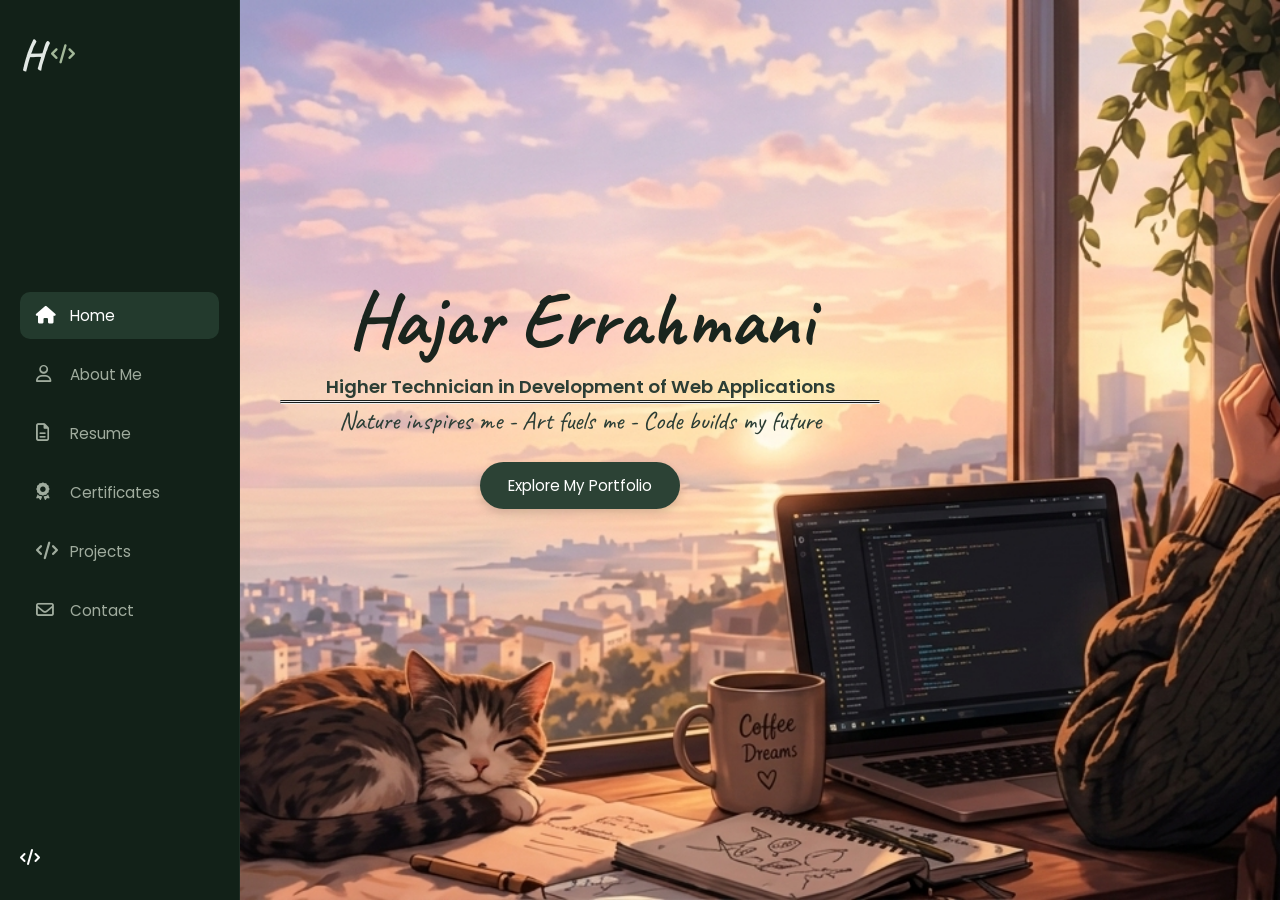
<file: contingut/index.html>
<!DOCTYPE html>
<html lang="fr">
<head>
    <meta charset="UTF-8">
    <meta name="viewport" content="width=device-width, initial-scale=1.0">
    <title>Hajar Errahmani - Portfolio</title>
    <!-- FontAwesome pour les icônes -->
    <link rel="stylesheet" href="https://cdnjs.cloudflare.com/ajax/libs/font-awesome/6.5.1/css/all.min.css">
    <!-- Google Fonts pour la typographie -->
    <link href="https://fonts.googleapis.com/css2?family=Caveat:wght@600&family=Poppins:wght@300;400;600&display=swap" rel="stylesheet">
    <link rel="stylesheet" href="../style/index.css">
</head>
<body>

    <!-- Barre de navigation latérale -->
    <aside class="sidebar">
        <div class="logo">
            <h2>H <i class="fa-solid fa-code"></i></h2>
        </div>

        <nav class="nav-links">
            <a href="index.html" class="active"><i class="fa-solid fa-house"></i> Home</a>
            <a href="about.html"><i class="fa-regular fa-user"></i> About Me</a>
            <a href="resume.html"><i class="fa-regular fa-file-lines"></i> Resume</a>
            <a href="certificates.html"><i class="fa-solid fa-award"></i> Certificates</a>
            <a href="projects.html"><i class="fa-solid fa-code"></i> Projects</a>
            <a href="contacts.html"><i class="fa-regular fa-envelope"></i> Contact</a>
        </nav>

        <div class="sidebar-footer">
            <i class="fa-solid fa-code"></i>
        </div>
    </aside>

    <!-- Contenu principal / Section Hero -->
    <main class="hero">
    <div class="hero-content">
        <h1 class="title">Hajar Errahmani</h1>
        <p class="subtitle">Higher Technician in Development of Web Applications</p>
        
                <hr class="separator">
                <hr class="separator">


        <p class="quote">Nature inspires me - Art fuels me - Code builds my future</p>

        <a href="about.html" class="btn-explore">Explore My Portfolio</a>
    </div>
</main>

</body>
</html>
</file>
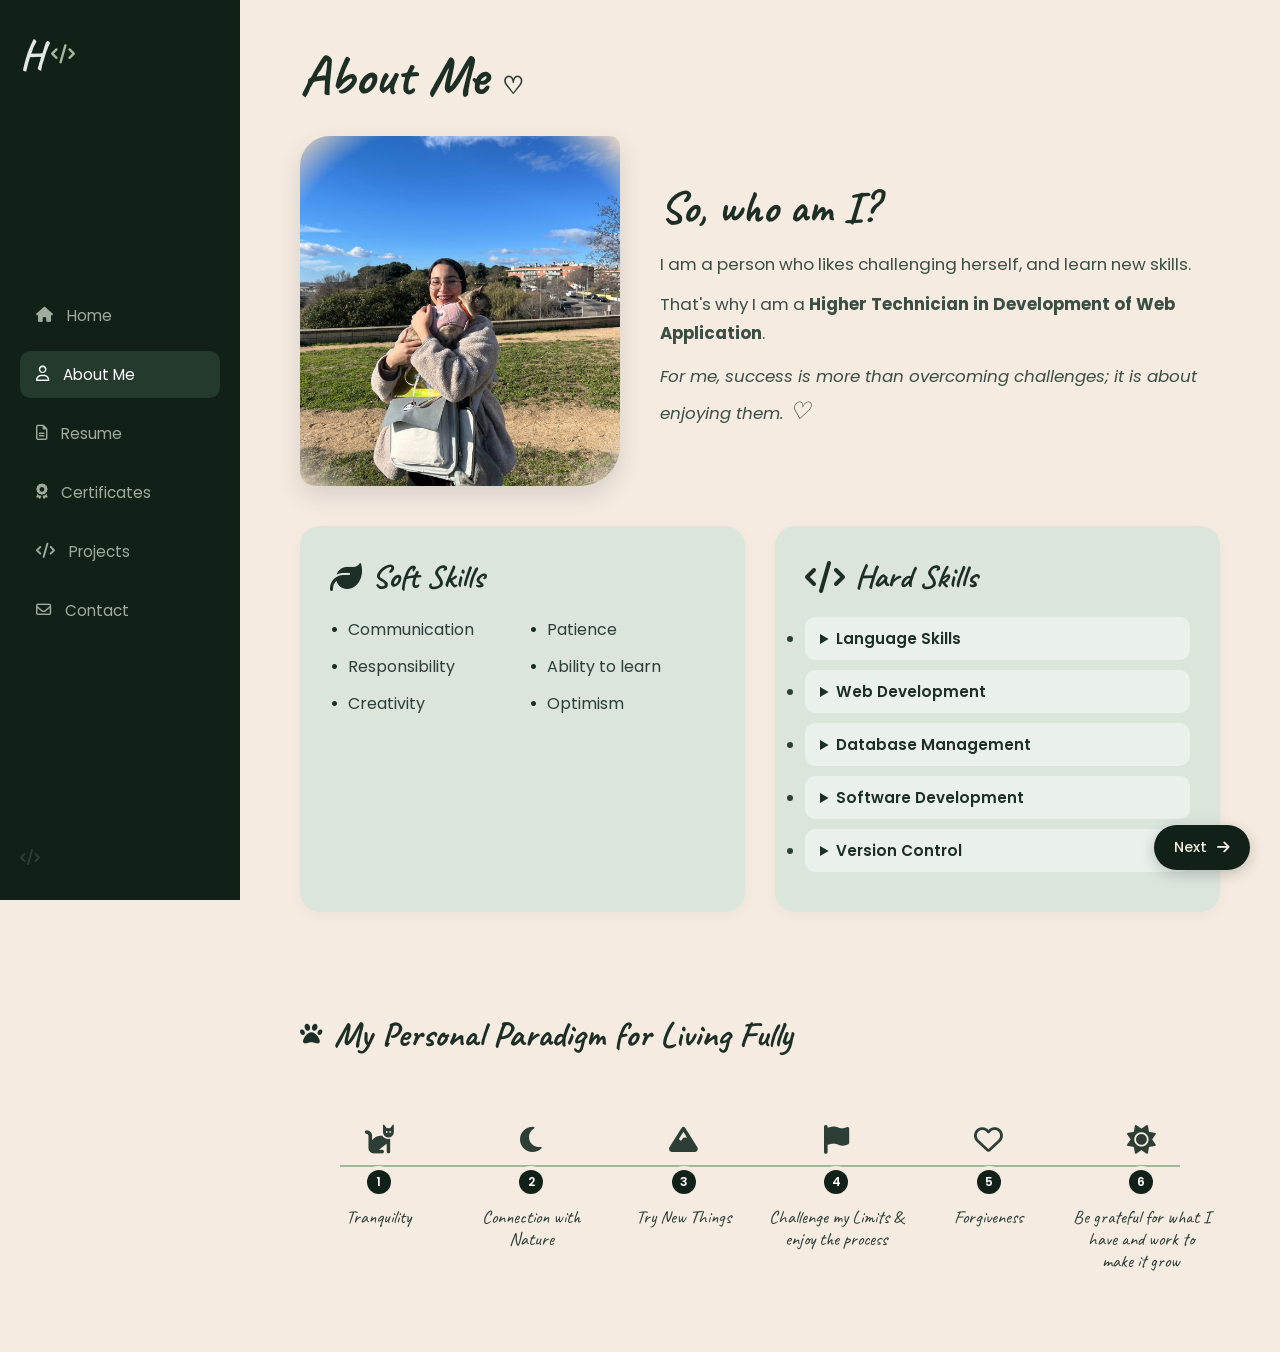
<file: contingut/about.html>
<!DOCTYPE html>
<html lang="fr">
<head>
    <meta charset="UTF-8">
    <meta name="viewport" content="width=device-width, initial-scale=1.0">
    <title>About Me - Hajar Errahmani</title>
    <!-- FontAwesome pour les icônes -->
    <link rel="stylesheet" href="https://cdnjs.cloudflare.com/ajax/libs/font-awesome/6.5.1/css/all.min.css">
    <!-- Google Fonts -->
    <link href="https://fonts.googleapis.com/css2?family=Caveat:wght@600;700&family=Poppins:wght@300;400;600&display=swap" rel="stylesheet">
    <link rel="stylesheet" href="../style/about.css">
</head>
<body>

    <!-- Navigation latérale -->
    <aside class="sidebar">
        <div class="logo">
            <h2>H <i class="fa-solid fa-code"></i></h2>
        </div>

        <nav class="nav-links">
            <a href="index.html"><i class="fa-solid fa-house"></i> Home</a>
            <a href="about.html" class="active"><i class="fa-regular fa-user"></i> About Me</a>
            <a href="resume.html"><i class="fa-regular fa-file-lines"></i> Resume</a>
            <a href="certificates.html"><i class="fa-solid fa-award"></i> Certificates</a>
            <a href="projects.html"><i class="fa-solid fa-code"></i> Projects</a>
            <a href="contacts.html"><i class="fa-regular fa-envelope"></i> Contact</a>
        </nav>

        <div class="sidebar-footer">
            <i class="fa-solid fa-code"></i>
        </div>
    </aside>

    <!-- Contenu Principal -->
    <main class="main-content">
        <header class="page-header">
            <h1>About Me <span class="heart-icon">♡</span></h1>
        </header>

        <div class="content-container">
            
            <!-- 1. BLOC HAUT : Photo à côté du Texte -->
            <section class="intro-section">
                <div class="profile-card">
                    <div class="image-wrapper">
                        <img src="../images/hajar.jpeg" alt="Hajar Errahmani" class="profile-img">
                    </div>
                </div>

                <div class="intro-card">
                    <h2>So, who am I?</h2>
                    <p>I am a person who likes challenging herself, and learn new skills.</p>
                    <p>That's why I am a <strong>Higher Technician in Development of Web Application</strong>.</p>
                    <p class="quote-text">For me, success is more than overcoming challenges; it is about enjoying them. <span class="heart-icon">♡</span></p>
                </div>
            </section>

            <!-- 2. BLOC BAS : Les 2 cartes de compétences côte à côte -->
            <section class="skills-section">
                <!-- Carte Soft Skills -->
                <div class="skills-card soft-skills">
                    <h3><i class="fa-solid fa-leaf"></i> Soft Skills</h3>
                    <ul>
                        <li>Communication</li>
                        <li>Patience</li>
                        <li>Responsibility</li>
                        <li>Ability to learn</li>
                        <li>Creativity</li>
                        <li>Optimism</li>
                    </ul>
                </div>

                <!-- Carte Hard Skills -->
                <div class="skills-card hard-skills">
                    <h3><i class="fa-solid fa-code"></i> Hard Skills</h3>
                    <ul class="skills-accordion">
                        <li>
                            <details>
                                <summary>Language Skills</summary>
                                <div class="details-content">
                                    <p>English - A2</p>
                                    <p>French - B2</p>
                                    <p>Spanish - A2</p>
                                    <p>Arabic - Native</p>
                                </div>
                            </details>
                        </li>
                        <li>
                            <details>
                                <summary>Web Development</summary>
                                <div class="details-content">
                                    <p>HTML/CSS</p>
                                    <p>JavaScript</p>
                                </div>
                            </details>
                        </li>
                        <li>
                            <details>
                                <summary>Database Management</summary>
                                <div class="details-content">
                                    <p>SQL</p>
                                    <p>NoSQL</p>
                                </div>
                            </details>
                        </li>
                        <li>
                            <details>
                                <summary>Software Development</summary>
                                <div class="details-content">
                                    <p>Java</p>
                                </div>
                            </details>
                        </li>
                        <li>
                            <details>
                                <summary>Version Control</summary>
                                <div class="details-content">
                                    <p>Git</p>
                                    <p>GitHub</p>
                                </div>
                            </details>
                        </li>
                    </ul>
                </div>
            </section>

            <!-- 3. SECTION PARADIGME -->
            <section class="paradigm-section">
                <h2 class="paradigm-title">
                    <i class="fa-solid fa-paw"></i> My Personal Paradigm for Living Fully
                </h2>
            
                <div class="paradigm-timeline">
                    <!-- Ligne ondulée / fil conducteur en arrière-plan -->
                    <div class="timeline-line"></div>

                    <div class="paradigm-steps">
            <!-- Étape 1 -->
            <div class="step-item">
                <div class="step-icon">
                    <i class="fa-solid fa-cat"></i>
                </div>
                <div class="step-number">1</div>
                <p class="step-text">Tranquility</p>
            </div>

            <!-- Étape 2 -->
            <div class="step-item">
                <div class="step-icon">
                    <i class="fa-solid fa-moon"></i>
                </div>
                <div class="step-number">2</div>
                <p class="step-text">Connection with Nature</p>
            </div>

            <!-- Étape 3 -->
            <div class="step-item">
                <div class="step-icon">
                    <i class="fa-solid fa-mountain"></i>
                </div>
                <div class="step-number">3</div>
                <p class="step-text">Try New Things</p>
            </div>

            <!-- Étape 4 -->
            <div class="step-item">
                <div class="step-icon">
                    <i class="fa-solid fa-flag"></i>
                </div>
                <div class="step-number">4</div>
                <p class="step-text">Challenge my Limits & enjoy the process</p>
            </div>

            <!-- Étape 5 -->
            <div class="step-item">
                <div class="step-icon">
                    <i class="fa-regular fa-heart"></i>
                </div>
                <div class="step-number">5</div>
                <p class="step-text">Forgiveness</p>
            </div>

            <!-- Étape 6 -->
            <div class="step-item">
                <div class="step-icon">
                    <i class="fa-solid fa-sun"></i>
                </div>
                <div class="step-number">6</div>
                <p class="step-text">Be grateful for what I have and work to make it grow</p>
            </div>
                    </div>
                </div>
            </section>

        </div>
        
        <!-- Bouton Page Suivante (Flèche en bas à droite) -->
        <a href="resume.html" class="next-page-btn" title="Next page: Resume">
            <span>Next</span>
            <i class="fa-solid fa-arrow-right"></i>
        </a>
    </main>

</body>
</html>
</file>
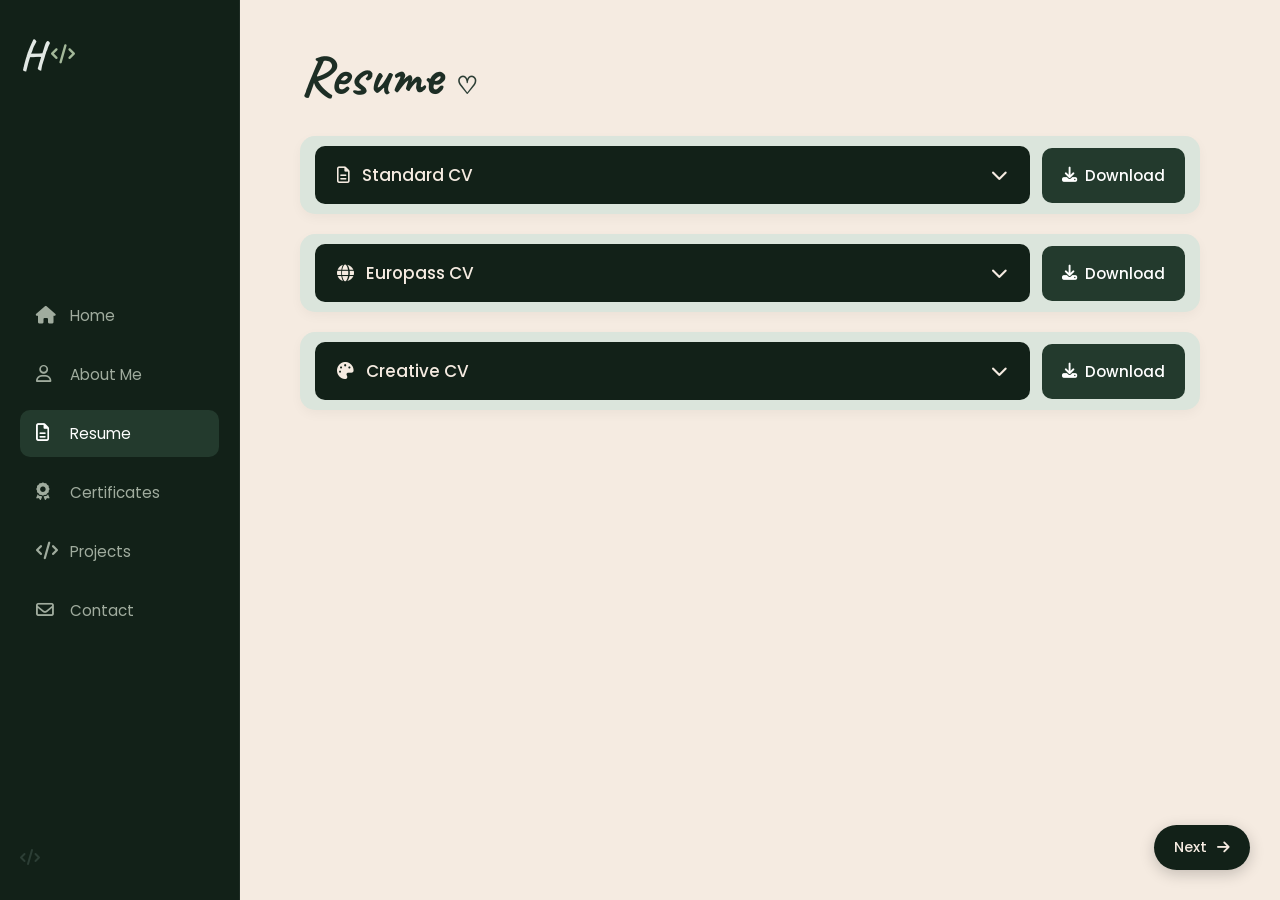
<file: contingut/resume.html>
<!DOCTYPE html>
<html lang="en">
<head>
    <meta charset="UTF-8">
    <meta name="viewport" content="width=device-width, initial-scale=1.0">
    <title>Hajar Errahmani - Portfolio</title>
    <link rel="stylesheet" href="https://cdnjs.cloudflare.com/ajax/libs/font-awesome/6.5.1/css/all.min.css">
    <link href="https://fonts.googleapis.com/css2?family=Caveat:wght@600&family=Poppins:wght@300;400;600&display=swap" rel="stylesheet">
    <link rel="stylesheet" href="../style/resume.css">
</head>
<body>
    <!-- Barre de navigation latérale -->
    <aside class="sidebar">
        <div class="logo">
            <h2>H <i class="fa-solid fa-code"></i></h2>
        </div>

        <nav class="nav-links">
            <a href="index.html"><i class="fa-solid fa-house"></i> Home</a>
            <a href="about.html"><i class="fa-regular fa-user"></i> About Me</a>
            <a href="resume.html" class="active"><i class="fa-regular fa-file-lines"></i> Resume</a>
            <a href="certificates.html"><i class="fa-solid fa-award"></i> Certificates</a>
            <a href="projects.html"><i class="fa-solid fa-code"></i> Projects</a>
            <a href="contacts.html"><i class="fa-regular fa-envelope"></i> Contact</a>
        </nav>

        <div class="sidebar-footer">
            <i class="fa-solid fa-code"></i>
        </div>
    </aside>

    <main class="main-content">
        <header class="page-header">
            <h1>Resume <span class="heart-icon">♡</span></h1>
        </header>

    <div class="cv-options-container">

        <!-- 1. CV Standard / Normal -->
        <div class="cv-option-item">
            <div class="cv-bar-header">
                <button class="cv-toggle-btn" onclick="toggleCV('cv-normal')">
                    <span><i class="fa-regular fa-file-lines"></i> Standard CV</span>
                    <i class="fa-solid fa-chevron-down arrow-icon"></i>
                </button>
                <a href="../cv/regular-cv.pdf" download class="cv-download-btn" title="Télécharger CV Normal">
                    <i class="fa-solid fa-download"></i> Download
                </a>
            </div>
            <div id="cv-normal" class="cv-preview-content">
                <div class="preview-box">
                    <iframe src="../cv/regular-cv.pdf" width="100%" height="500px"></iframe>
                </div>
            </div>
        </div>

        <!-- 2. CV Europass -->
        <div class="cv-option-item">
            <div class="cv-bar-header">
                <button class="cv-toggle-btn" onclick="toggleCV('cv-europass')">
                    <span><i class="fa-solid fa-globe"></i> Europass CV</span>
                    <i class="fa-solid fa-chevron-down arrow-icon"></i>
                </button>
                <a href="../cv/europass-cv.pdf" download class="cv-download-btn" title="Télécharger CV Europass">
                    <i class="fa-solid fa-download"></i> Download
                </a>
            </div>
            <div id="cv-europass" class="cv-preview-content">
                <div class="preview-box">
                    <iframe src="../cv/europass-cv.pdf" width="100%" height="500px"></iframe>
                </div>
            </div>
        </div>

        <!-- 3. CV Créatif -->
        <div class="cv-option-item">
            <div class="cv-bar-header">
                <button class="cv-toggle-btn" onclick="toggleCV('cv-creative')">
                    <span><i class="fa-solid fa-palette"></i> Creative CV</span>
                    <i class="fa-solid fa-chevron-down arrow-icon"></i>
                </button>
                <a href="../cv/creative-cv.pdf" download class="cv-download-btn" title="Télécharger CV Créatif">
                    <i class="fa-solid fa-download"></i> Download
                </a>
            </div>
            <div id="cv-creative" class="cv-preview-content">
                <div class="preview-box">
                    <iframe src="../cv/creative-cv.pdf" width="100%" height="500px"></iframe>
                </div>
            </div>
        </div>

    </div>

    <!-- Bouton Page Suivante (Flèche en bas à droite) -->
        <a href="certificates.html" class="next-page-btn" title="Next page: Certifications">
            <span>Next</span>
            <i class="fa-solid fa-arrow-right"></i>
        </a>
</main>

<!-- Petit script JavaScript pour ouvrir/fermer l'aperçu -->
<script src="../script/script.js"></script>
</body>
</html>
</file>
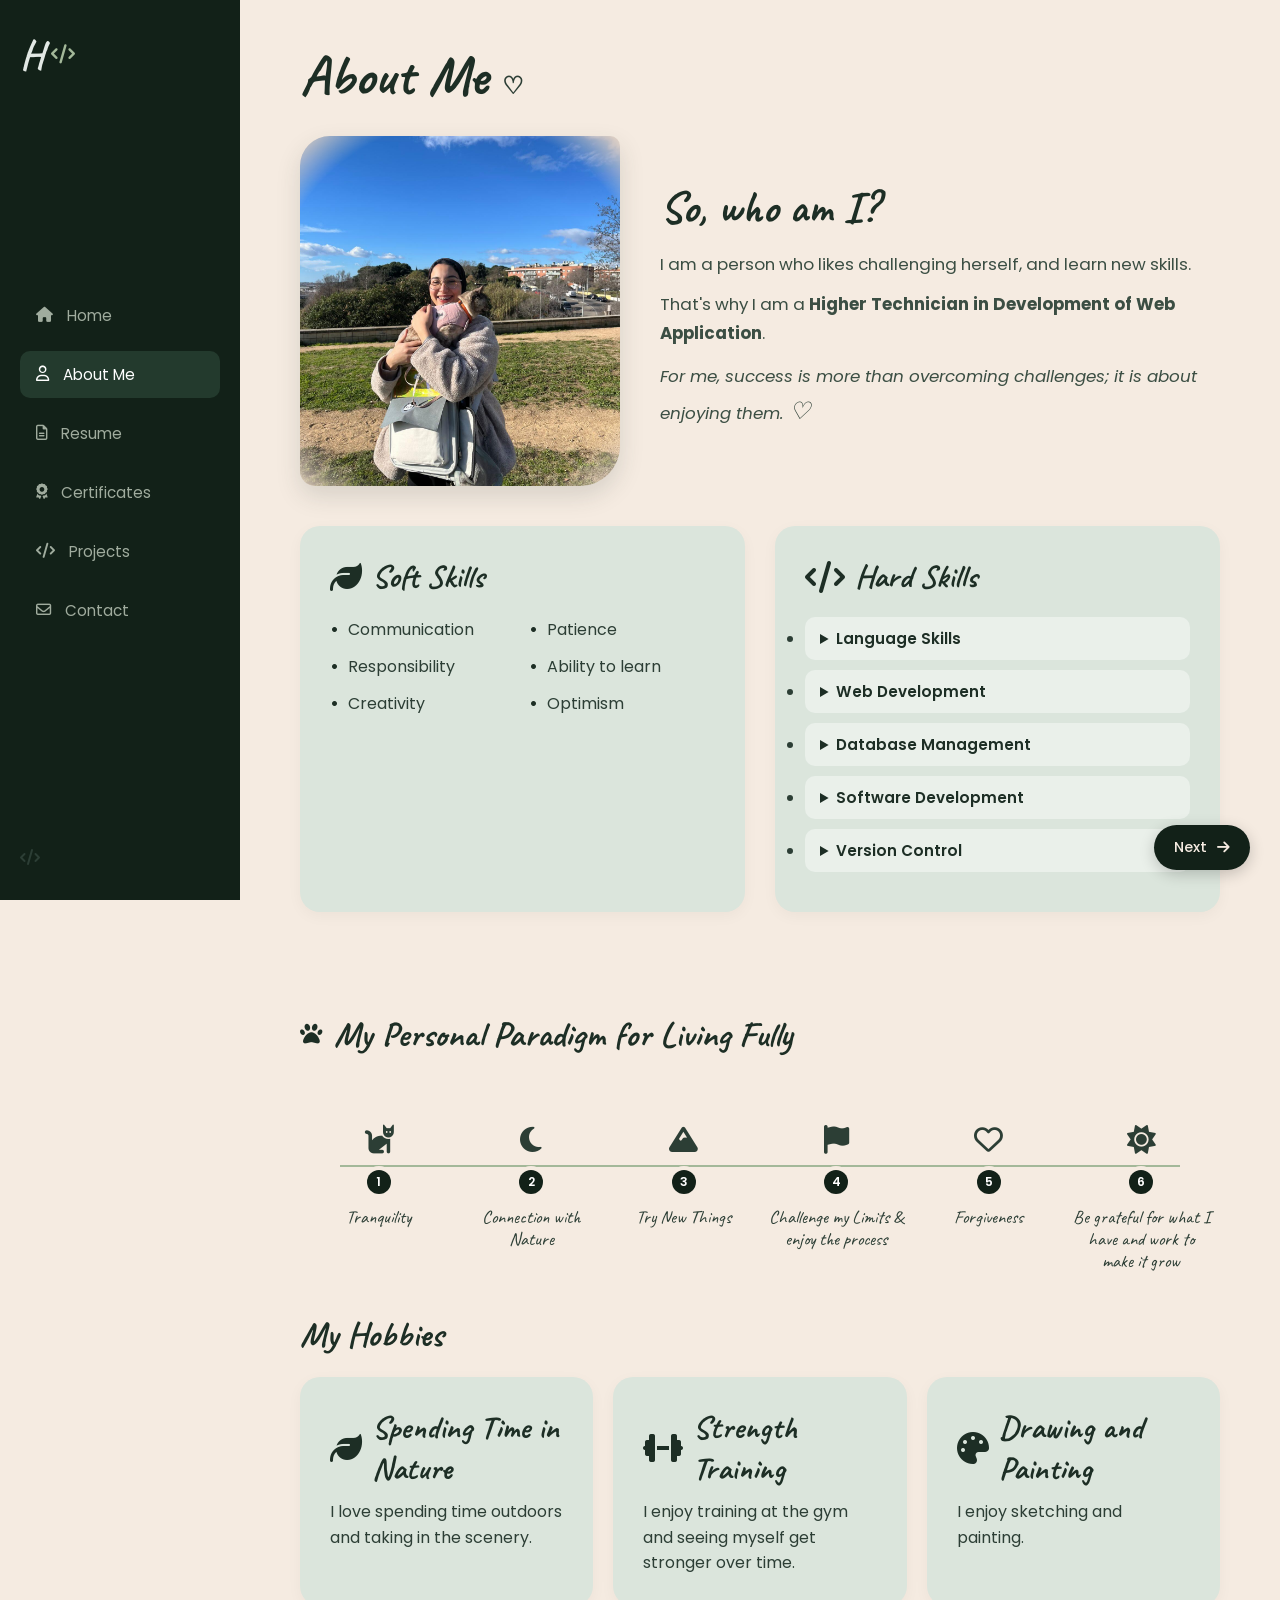
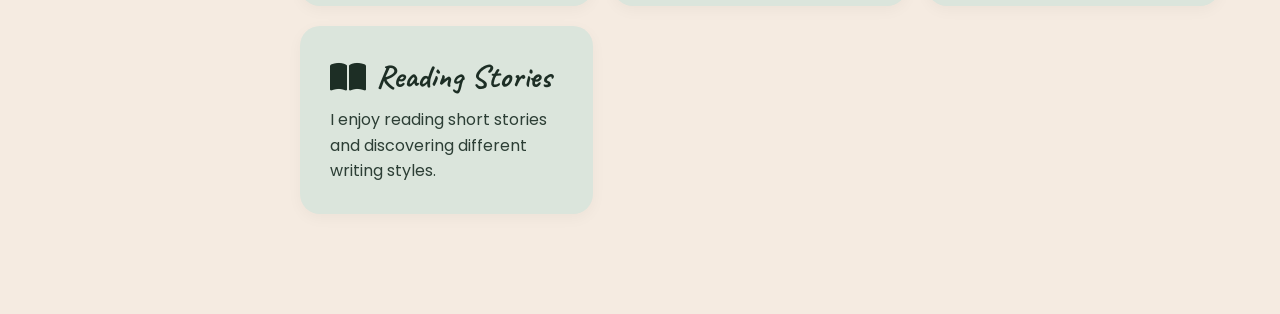
<file: docs/about.html>
<!DOCTYPE html>
<html lang="fr">
<head>
    <meta charset="UTF-8">
    <meta name="viewport" content="width=device-width, initial-scale=1.0">
    <title>About Me - Hajar Errahmani</title>
    <!-- FontAwesome pour les icônes -->
    <link rel="stylesheet" href="https://cdnjs.cloudflare.com/ajax/libs/font-awesome/6.5.1/css/all.min.css">
    <!-- Google Fonts -->
    <link href="https://fonts.googleapis.com/css2?family=Caveat:wght@600;700&family=Poppins:wght@300;400;600&display=swap" rel="stylesheet">
    <link rel="stylesheet" href="../style/about.css">
</head>
<body>

    <!-- Navigation latérale -->
    <aside class="sidebar">
        <div class="logo">
            <h2>H <i class="fa-solid fa-code"></i></h2>
        </div>

        <nav class="nav-links">
            <a href="index.html"><i class="fa-solid fa-house"></i> Home</a>
            <a href="about.html" class="active"><i class="fa-regular fa-user"></i> About Me</a>
            <a href="resume.html"><i class="fa-regular fa-file-lines"></i> Resume</a>
            <a href="certificates.html"><i class="fa-solid fa-award"></i> Certificates</a>
            <a href="projects.html"><i class="fa-solid fa-code"></i> Projects</a>
            <a href="contacts.html"><i class="fa-regular fa-envelope"></i> Contact</a>
        </nav>

        <div class="sidebar-footer">
            <i class="fa-solid fa-code"></i>
        </div>
    </aside>

    <!-- Contenu Principal -->
    <main class="main-content">
        <header class="page-header">
            <h1>About Me <span class="heart-icon">♡</span></h1>
        </header>

        <div class="content-container">
            
            <!-- 1. BLOC HAUT : Photo à côté du Texte -->
            <section class="intro-section">
                <div class="profile-card">
                    <div class="image-wrapper">
                        <img src="../images/hajar.jpeg" alt="Hajar Errahmani" class="profile-img">
                    </div>
                </div>

                <div class="intro-card">
                    <h2>So, who am I?</h2>
                    <p>I am a person who likes challenging herself, and learn new skills.</p>
                    <p>That's why I am a <strong>Higher Technician in Development of Web Application</strong>.</p>
                    <p class="quote-text">For me, success is more than overcoming challenges; it is about enjoying them. <span class="heart-icon">♡</span></p>
                </div>
            </section>

            <!-- 2. BLOC BAS : Les 2 cartes de compétences côte à côte -->
            <section class="skills-section">
                <!-- Carte Soft Skills -->
                <div class="skills-card soft-skills">
                    <h3><i class="fa-solid fa-leaf"></i> Soft Skills</h3>
                    <ul>
                        <li>Communication</li>
                        <li>Patience</li>
                        <li>Responsibility</li>
                        <li>Ability to learn</li>
                        <li>Creativity</li>
                        <li>Optimism</li>
                    </ul>
                </div>

                <!-- Carte Hard Skills -->
                <div class="skills-card hard-skills">
                    <h3><i class="fa-solid fa-code"></i> Hard Skills</h3>
                    <ul class="skills-accordion">
                        <li>
                            <details>
                                <summary>Language Skills</summary>
                                <div class="details-content">
                                    <p>English - A2</p>
                                    <p>French - B2</p>
                                    <p>Spanish - A2</p>
                                    <p>Arabic - Native</p>
                                </div>
                            </details>
                        </li>
                        <li>
                            <details>
                                <summary>Web Development</summary>
                                <div class="details-content">
                                    <p>HTML/CSS</p>
                                    <p>JavaScript</p>
                                </div>
                            </details>
                        </li>
                        <li>
                            <details>
                                <summary>Database Management</summary>
                                <div class="details-content">
                                    <p>SQL</p>
                                    <p>NoSQL</p>
                                </div>
                            </details>
                        </li>
                        <li>
                            <details>
                                <summary>Software Development</summary>
                                <div class="details-content">
                                    <p>Java</p>
                                </div>
                            </details>
                        </li>
                        <li>
                            <details>
                                <summary>Version Control</summary>
                                <div class="details-content">
                                    <p>Git</p>
                                    <p>GitHub</p>
                                </div>
                            </details>
                        </li>
                    </ul>
                </div>
            </section>

            <!-- 3. SECTION PARADIGME -->
            <section class="paradigm-section">
                <h2 class="paradigm-title">
                    <i class="fa-solid fa-paw"></i> My Personal Paradigm for Living Fully
                </h2>
            
                <div class="paradigm-timeline">
                    <!-- Ligne ondulée / fil conducteur en arrière-plan -->
                    <div class="timeline-line"></div>

                    <div class="paradigm-steps">
            <!-- Étape 1 -->
            <div class="step-item">
                <div class="step-icon">
                    <i class="fa-solid fa-cat"></i>
                </div>
                <div class="step-number">1</div>
                <p class="step-text">Tranquility</p>
            </div>

            <!-- Étape 2 -->
            <div class="step-item">
                <div class="step-icon">
                    <i class="fa-solid fa-moon"></i>
                </div>
                <div class="step-number">2</div>
                <p class="step-text">Connection with Nature</p>
            </div>

            <!-- Étape 3 -->
            <div class="step-item">
                <div class="step-icon">
                    <i class="fa-solid fa-mountain"></i>
                </div>
                <div class="step-number">3</div>
                <p class="step-text">Try New Things</p>
            </div>

            <!-- Étape 4 -->
            <div class="step-item">
                <div class="step-icon">
                    <i class="fa-solid fa-flag"></i>
                </div>
                <div class="step-number">4</div>
                <p class="step-text">Challenge my Limits & enjoy the process</p>
            </div>

            <!-- Étape 5 -->
            <div class="step-item">
                <div class="step-icon">
                    <i class="fa-regular fa-heart"></i>
                </div>
                <div class="step-number">5</div>
                <p class="step-text">Forgiveness</p>
            </div>

            <!-- Étape 6 -->
            <div class="step-item">
                <div class="step-icon">
                    <i class="fa-solid fa-sun"></i>
                </div>
                <div class="step-number">6</div>
                <p class="step-text">Be grateful for what I have and work to make it grow</p>
            </div>
                    </div>
                </div>
            </section>

        </div>
        

        <section class="hobbies-section" aria-labelledby="hobbies-title">
            <h2 id="hobbies-title">My Hobbies</h2>

            <div class="hobbies-grid">
            
                <article class="skills-card">
                    <h3>
                        <i class="fa-solid fa-leaf" aria-hidden="true"></i>
                        Spending Time in Nature
                    </h3>
                    <p>I love spending time outdoors and taking in the scenery.</p>
                </article>
            
                <article class="skills-card">
                    <h3>
                        <i class="fa-solid fa-dumbbell" aria-hidden="true"></i>
                        Strength Training
                    </h3>
                    <p>I enjoy training at the gym and seeing myself get stronger over time.</p>
                </article>
                <article class="skills-card">
                    <h3>
                        <i class="fa-solid fa-palette" aria-hidden="true"></i>
                        Drawing and Painting
                    </h3>
                    <p>I enjoy sketching and painting.</p>
                </article>

                <article class="skills-card">
                    <h3>
                        <i class="fa-solid fa-book-open" aria-hidden="true"></i>
                        Reading Stories
                    </h3>
                    <p>I enjoy reading short stories and discovering different writing styles.</p>
                </article>
            </div>
        </section>

        <!-- Bouton Page Suivante (Flèche en bas à droite) -->
        <a href="resume.html" class="next-page-btn" title="Next page: Resume">
            <span>Next</span>
            <i class="fa-solid fa-arrow-right"></i>
        </a>
    </main>

</body>
</html>
</file>
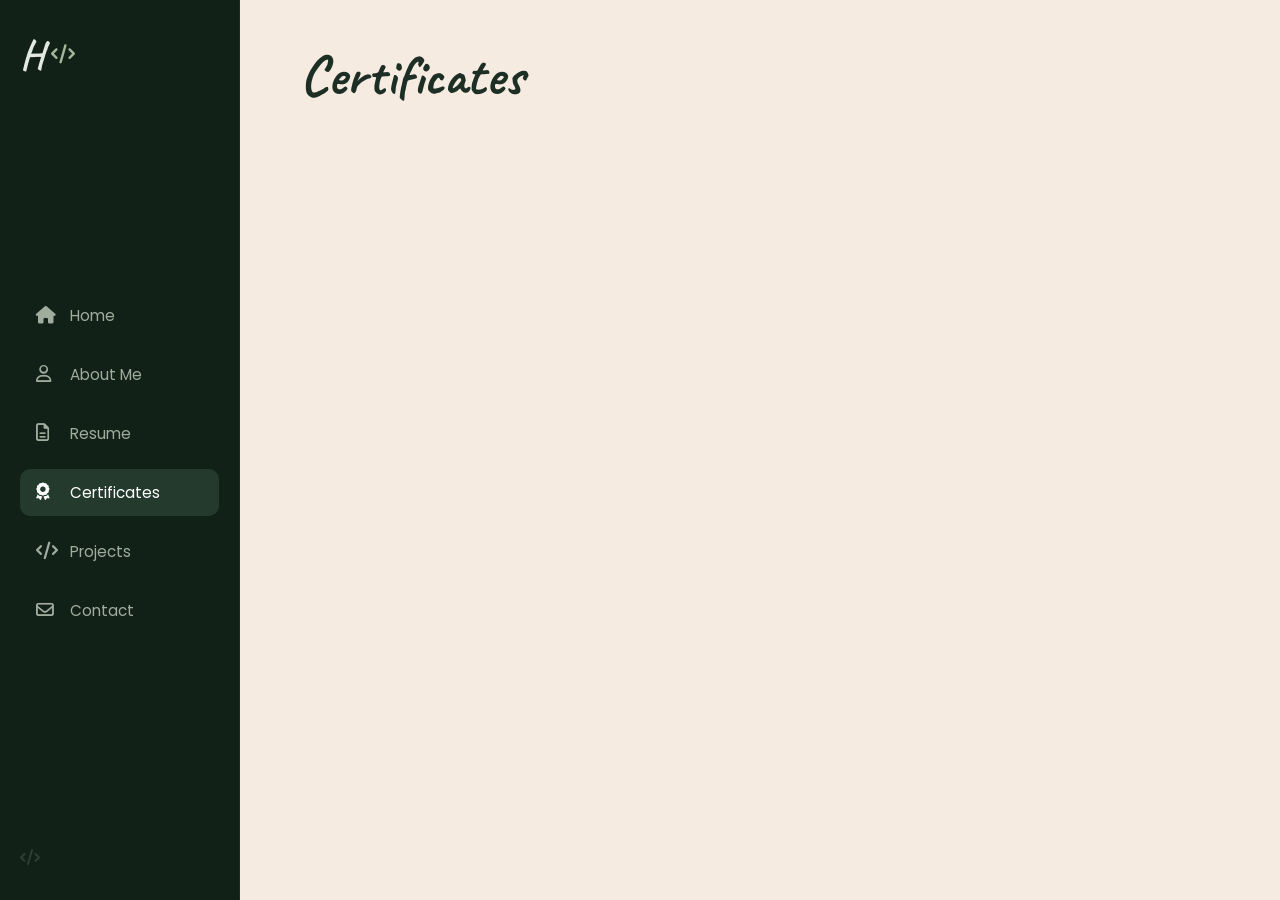
<file: docs/certificates.html>
<!DOCTYPE html>
<html lang="en">
<head>
    <meta charset="UTF-8">
    <meta name="viewport" content="width=device-width, initial-scale=1.0">
    <title>Hajar Errahmani - Certificate</i></title>
     <!-- FontAwesome pour les icônes -->
    <link rel="stylesheet" href="https://cdnjs.cloudflare.com/ajax/libs/font-awesome/6.5.1/css/all.min.css">
    <!-- Google Fonts -->
    <link href="https://fonts.googleapis.com/css2?family=Caveat:wght@600;700&family=Poppins:wght@300;400;600&display=swap" rel="stylesheet">
    <link rel="stylesheet" href="../style/certificates.css">
</head>
<body>
    <!-- Barre de navigation latérale -->
    <aside class="sidebar">
        <div class="logo">
            <h2>H <i class="fa-solid fa-code"></i></h2>
        </div>

        <nav class="nav-links">
            <a href="index.html"><i class="fa-solid fa-house"></i> Home</a>
            <a href="about.html"><i class="fa-regular fa-user"></i> About Me</a>
            <a href="resume.html"><i class="fa-regular fa-file-lines"></i> Resume</a>
            <a href="certificates.html"  class="active"><i class="fa-solid fa-award"></i> Certificates</a>
            <a href="projects.html"><i class="fa-solid fa-code"></i> Projects</a>
            <a href="contacts.html"><i class="fa-regular fa-envelope"></i> Contact</a>
        </nav>

        <div class="sidebar-footer">
            <i class="fa-solid fa-code"></i>
        </div>
    </aside>

    <main class="main-content">
        <header class="page-header">
            <h1>Certificates</h1>
        </header>
        
        <div class="content-container"></div>
    </main>
</body>
</html>
</file>
<file: style/index.css>
/* Reset basique pour enlever toutes les marges par défaut */
* {
    margin: 0;
    padding: 0;
    box-sizing: border-box;
}

html, body {
    width: 100%;
    height: 100%;
    overflow-x: hidden; /* Empêche le défilement horizontal */
    font-family: 'Poppins', sans-serif;
    background-color: #1a1e1b;
    color: #ffffff;
}

body {
    display: flex;
}

/* ================= SIDEBAR ================= */
.sidebar {
    width: 240px;
    min-width: 240px; /* Empêche la sidebar de se rétrécir */
    background-color: #122118;
    display: flex;
    flex-direction: column;
    justify-content: space-between;
    padding: 30px 20px;
    position: fixed;
    top: 0;
    left: 0;
    height: 100vh;
    border-right: 1px solid rgba(255, 255, 255, 0.05);
    z-index: 10;
}

.logo h2 {
    font-family: 'Caveat', cursive;
    font-size: 2.5rem;
    color: #e2e8e4;
    display: flex;
    align-items: center;
    gap: 8px;
}

.logo i {
    font-size: 1.2rem;
    color: #a3b899;
}

.nav-links {
    display: flex;
    flex-direction: column;
    gap: 12px;
}

.nav-links a {
    text-decoration: none;
    color: #a0ac9e;
    padding: 12px 16px;
    border-radius: 10px;
    display: flex;
    align-items: center;
    gap: 14px;
    font-size: 0.95rem;
    transition: all 0.3s ease;
}

.nav-links a i {
    font-size: 1.1rem;
    width: 20px;
}

.nav-links a:hover, .nav-links a.active {
    background-color: #233a2d;
    color: #ffffff;
}

.sidebar-footer p {
    font-family: 'Caveat', cursive;
    color: #8c9e87;
    font-size: 1.2rem;
    line-height: 1.3;
}

/* ================= MAIN / HERO ================= */
.hero {
    margin-left: 240px;
    width: calc(100vw - 240px);
    min-height: 100vh;
    display: flex;
    align-items: center;
    /* 1. Aligner le contenu vers la gauche au lieu de center */
    justify-content: flex-start; 
    padding: 40px;
    
    background-image: url('../images/arr-index.jpg');
    background-size: cover;
    background-position: center center;
    background-repeat: no-repeat;
    position: relative;
}

.hero-content {
    position: relative;
    z-index: 2;
    text-align: center;
    width: 100%;
    max-width: 600px;
    /* 2. Ajouter de la marge à gauche pour décaler le bloc vers le centre-gauche */
    margin-left: 0px; 
    margin-bottom: 120px;
}

/* Typographie & Bouton */
.title {
    font-family: 'Caveat', cursive;
    font-size: 4.8rem;
    font-weight: 700;
    color: #1a251e;
    margin-bottom: 5px;
}

.subtitle {
    font-size: 1.15rem;
    color: #2c3e35;
    font-weight: 600;
}

.divider {
    margin: 15px 0;
    color: #3b5245;
    font-size: 1.2rem;
}

.quote {
    font-family: 'Caveat', cursive;
    font-size: 1.6rem;
    color: #2c3e35;
    margin-bottom: 25px;
}

.btn-explore {
    display: inline-block;
    padding: 12px 28px;
    background-color: #2c4235;
    color: #ffffff;
    text-decoration: none;
    border-radius: 25px;
    font-size: 0.95rem;
    transition: all 0.3s ease;
    box-shadow: 0 4px 10px rgba(0,0,0,0.15);
}

.btn-explore:hover {
    background-color: #1e3025;
    transform: translateY(-2px);
}

.separator {
    color: #1a1e1b;
    border-top: 1px solid;
}
</file>
<file: style/about.css>
/* Reset basique */
* {
    margin: 0;
    padding: 0;
    box-sizing: border-box;
}

html, body {
    width: 100%;
    min-height: 100vh;
    font-family: 'Poppins', sans-serif;
    background-color: #f5ebe1;
    color: #2c3e35;
}

body {
    display: flex;
}

/* ================= SIDEBAR ================= */
.sidebar {
    width: 240px;
    min-width: 240px;
    background-color: #122118;
    display: flex;
    flex-direction: column;
    justify-content: space-between;
    padding: 30px 20px;
    position: fixed;
    top: 0;
    left: 0;
    height: 100vh;
    z-index: 10;
}

.logo h2 {
    font-family: 'Caveat', cursive;
    font-size: 2.5rem;
    color: #e2e8e4;
    display: flex;
    align-items: center;
    gap: 8px;
}

.logo i {
    font-size: 1.2rem;
    color: #a3b899;
}

.nav-links {
    display: flex;
    flex-direction: column;
    gap: 12px;
}

.nav-links a {
    text-decoration: none;
    color: #a0ac9e;
    padding: 12px 16px;
    border-radius: 10px;
    display: flex;
    align-items: center;
    gap: 14px;
    font-size: 0.95rem;
    transition: all 0.3s ease;
}

.nav-links a:hover, .nav-links a.active {
    background-color: #233a2d;
    color: #ffffff;
}

.sidebar-footer p {
    font-family: 'Caveat', cursive;
    color: #8c9e87;
    font-size: 1.2rem;
    line-height: 1.3;
}

/* ================= CONTENU PRINCIPAL ================= */
.main-content {
    margin-left: 240px;
    width: calc(100vw - 240px);
    padding: 40px 60px;
    min-height: 100vh;
}

.page-header h1 {
    font-family: 'Caveat', cursive;
    font-size: 3.5rem;
    color: #1d2e25;
    margin-bottom: 25px;
}

.heart-icon {
    font-size: 1.5rem;
    color: #2c3e35;
}

.content-container {
    display: flex;
    flex-direction: column;
    gap: 40px;
    max-width: 1050px;
}

/* ================= 1. INTRO : PHOTO À CÔTÉ DU TEXTE ================= */
.intro-section {
    display: grid;
    grid-template-columns: 320px 1fr; /* Image fixée à 320px, le texte prend le reste */
    gap: 40px;
    align-items: center;
}

.image-wrapper {
    width: 100%;
    border-radius: 30px 10px 40px 15px;
    overflow: hidden;
    box-shadow: 0 10px 25px rgba(44, 62, 53, 0.15);
    background-color: #e5d3c3;
}

.profile-img {
    width: 100%;
    height: 350px;
    object-fit: cover;
    display: block;
    mask-image: radial-gradient(circle, rgba(0,0,0,1) 80%, rgba(0,0,0,0) 100%);
    -webkit-mask-image: radial-gradient(circle, rgba(0,0,0,1) 80%, rgba(0,0,0,0) 100%);
}

.intro-card h2 {
    font-family: 'Caveat', cursive;
    font-size: 2.8rem;
    color: #1d2e25;
    margin-bottom: 15px;
}

.intro-card p {
    font-size: 1.05rem;
    line-height: 1.7;
    color: #3b4e43;
    margin-bottom: 12px;
}

.quote-text {
    font-style: italic;
    margin-top: 15px;
}

/* ================= 2. SKILLS : 2 CARTES CÔTÉ À CÔTÉ ================= */
.skills-section {
    display: grid;
    grid-template-columns: 1fr 1fr; /* Deux colonnes égales */
    gap: 30px;
}

.skills-card {
    background-color: #dbe5dc; /* Vert pastel aquarelle */
    border-radius: 20px;
    padding: 30px;
    box-shadow: 0 4px 15px rgba(0, 0, 0, 0.04);
}

.skills-card h3 {
    font-family: 'Caveat', cursive;
    font-size: 2rem;
    color: #1d2e25;
    margin-bottom: 20px;
    display: flex;
    align-items: center;
    gap: 10px;
}

.soft-skills ul {
    list-style: none;
    display: grid;
    grid-template-columns: 1fr 1fr;
    gap: 12px;
}

.soft-skills li {
    font-size: 1rem;
    color: #2c3e35;
    position: relative;
    padding-left: 18px;
}

.soft-skills li::before {
    content: "•";
    color: #1d2e25;
    font-weight: bold;
    position: absolute;
    left: 0;
}

.hard-skills details {
    margin-bottom: 10px;
    background: rgba(255, 255, 255, 0.4);
    border-radius: 10px;
    padding: 10px 15px;
}

.hard-skills summary {
    font-weight: 600;
    cursor: pointer;
    font-size: 0.95rem;
    color: #1d2e25;
}

.details-content {
    margin-top: 8px;
    padding-left: 10px;
}

.details-content p {
    font-size: 0.9rem;
    color: #4a5d51;
    margin-bottom: 4px;
}

/* ================= SECTION PARADIGME HORIZONTALE ================= */

.paradigm-section {
    margin-top: 40px;
    padding: 20px 0;
}

.paradigm-title {
    font-family: 'Caveat', cursive;
    font-size: 2.2rem;
    color: #1d2e25;
    margin-bottom: 40px;
    display: flex;
    align-items: center;
    gap: 12px;
}

.paradigm-title i {
    font-size: 1.4rem;
}

/* Conteneur principal de la frise */
.paradigm-timeline {
    position: relative;
    width: 100%;
    padding: 20px 10px;
}

/* Ligne continue d'arrière-plan */
.timeline-line {
    position: absolute;
    top: 68px; /* Alignée au niveau des numéros */
    left: 40px;
    right: 40px;
    height: 2px;
    background-color: #a3b899;
    z-index: 1;
}

/* Dispositions des 6 étapes côte à côte */
.paradigm-steps {
    display: flex;
    justify-content: space-between;
    align-items: flex-start;
    position: relative;
    z-index: 2;
    gap: 15px;
}

.step-item {
    display: flex;
    flex-direction: column;
    align-items: center;
    text-align: center;
    flex: 1;
    max-width: 150px;
}

/* Icônes dessinées au-dessus */
.step-icon {
    font-size: 1.8rem;
    color: #2c3e35;
    height: 45px;
    display: flex;
    align-items: center;
    justify-content: center;
    margin-bottom: 8px;
}

/* Cercles numérotés sombres */
.step-number {
    width: 24px;
    height: 24px;
    background-color: #122118;
    color: #ffffff;
    border-radius: 50%;
    display: flex;
    align-items: center;
    justify-content: center;
    font-size: 0.75rem;
    font-weight: 600;
    margin-bottom: 12px;
    box-shadow: 0 0 0 4px #f5ebe1; /* Masque la ligne sous le cercle */
}

/* Texte manuscrit / calligraphié sous les numéros */
.step-text {
    font-family: 'Caveat', cursive;
    font-size: 1.15rem;
    color: #2c3e35;
    line-height: 1.2;
}

/* ================= BOUTON PAGE SUIVANTE ================= */
.next-page-btn {
    position: fixed;
    bottom: 30px;
    right: 30px;
    background-color: #122118; /* Couleur sombre assortie à la sidebar */
    color: #f5ebe1;
    text-decoration: none;
    padding: 12px 20px;
    border-radius: 30px;
    display: flex;
    align-items: center;
    gap: 10px;
    font-family: 'Poppins', sans-serif;
    font-size: 0.9rem;
    font-weight: 500;
    box-shadow: 0 4px 15px rgba(0, 0, 0, 0.2);
    transition: all 0.3s ease;
    z-index: 99;
}

.next-page-btn i {
    font-size: 0.9rem;
    transition: transform 0.3s ease;
}

/* Effet au survol */
.next-page-btn:hover {
    background-color: #233a2d;
    color: #ffffff;
    transform: translateY(-3px);
    box-shadow: 0 6px 20px rgba(0, 0, 0, 0.25);
}

.next-page-btn:hover i {
    transform: translateX(4px); /* Petit mouvement de la flèche vers la droite */
}

/* 1. Modifie ou complète la classe .step-item existante */
.step-item {
    display: flex;
    flex-direction: column;
    align-items: center;
    text-align: center;
    flex: 1;
    max-width: 150px;
    
    /* Animation fluide lors du survol */
    transition: transform 0.3s cubic-bezier(0.25, 0.8, 0.25, 1);
    cursor: pointer; /* Change le curseur en main au survol */
}

/* 2. Ajoute l'effet de zoom au survol */
.step-item:hover {
    transform: scale(1.15) translateY(-5px); /* Zoom de 15% et léger décalage vers le haut */
}

/* 3. Optionnel : Accentuer l'icône lors du survol */
.step-item:hover .step-icon {
    color: #122118; /* Assombrit légèrement l'icône pour marquer le survol */
    transition: color 0.3s ease;
}

.step-item:hover .step-number {
    background-color: #233a2d; /* Anime la couleur du cercle numéroté */
    transition: background-color 0.3s ease;
}

.hobbies-section {
    padding-bottom: 60px;
}

.hobbies-section h2 {
    font-family: 'Caveat', cursive;
    font-size: 2.2rem;
    color: #1d2e25;
    margin-bottom: 20px;
}

.hobbies-grid {
    display: grid;
    grid-template-columns: repeat(auto-fit, minmax(min(100%, 220px), 1fr));
    gap: 20px;
}

.hobbies-grid .skills-card h3 {
    margin-bottom: 10px;
}

.hobbies-grid p {
    line-height: 1.6;
}
</file>
<file: style/resume.css>
/* Reset basique */
* {
    margin: 0;
    padding: 0;
    box-sizing: border-box;
}

html, body {
    width: 100%;
    min-height: 100vh;
    font-family: 'Poppins', sans-serif;
    background-color: #f5ebe1;
    color: #2c3e35;
}

body {
    display: flex;
}

/* ================= SIDEBAR ================= */
.sidebar {
    width: 240px;
    min-width: 240px; /* Empêche la sidebar de se rétrécir */
    background-color: #122118;
    display: flex;
    flex-direction: column;
    justify-content: space-between;
    padding: 30px 20px;
    position: fixed;
    top: 0;
    left: 0;
    height: 100vh;
    border-right: 1px solid rgba(255, 255, 255, 0.05);
    z-index: 10;
}

.logo h2 {
    font-family: 'Caveat', cursive;
    font-size: 2.5rem;
    color: #e2e8e4;
    display: flex;
    align-items: center;
    gap: 8px;
}

.logo i {
    font-size: 1.2rem;
    color: #a3b899;
}

.nav-links {
    display: flex;
    flex-direction: column;
    gap: 12px;
}

.nav-links a {
    text-decoration: none;
    color: #a0ac9e;
    padding: 12px 16px;
    border-radius: 10px;
    display: flex;
    align-items: center;
    gap: 14px;
    font-size: 0.95rem;
    transition: all 0.3s ease;
}

.nav-links a i {
    font-size: 1.1rem;
    width: 20px;
}

.nav-links a:hover, .nav-links a.active {
    background-color: #233a2d;
    color: #ffffff;
}

.sidebar-footer p {
    font-family: 'Caveat', cursive;
    color: #8c9e87;
    font-size: 1.2rem;
    line-height: 1.3;
}
/* Container principal des options CV */
.cv-options-container {
    display: flex;
    flex-direction: column;
    gap: 20px;
    max-width: 900px;
}

.cv-option-item {
    background-color: #dbe5dc; /* Vert pastel aquarelle */
    border-radius: 15px;
    overflow: hidden;
    box-shadow: 0 4px 12px rgba(0, 0, 0, 0.04);
    transition: all 0.3s ease;
}

/* En-tête : Barre cliquable + Bouton télécharger */
.cv-bar-header {
    display: flex;
    align-items: center;
    gap: 12px;
    padding: 10px 15px;
}

/* Bouton principal (Barre) */
.cv-toggle-btn {
    flex: 1;
    background-color: #122118;
    color: #f5ebe1;
    border: none;
    padding: 16px 22px;
    border-radius: 10px;
    font-family: 'Poppins', sans-serif;
    font-size: 1.05rem;
    font-weight: 500;
    display: flex;
    justify-content: space-between;
    align-items: center;
    cursor: pointer;
    transition: background-color 0.3s ease;
}

.cv-toggle-btn:hover {
    background-color: #233a2d;
}

.cv-toggle-btn span {
    display: flex;
    align-items: center;
    gap: 12px;
}

/* Flèche d'ouverture */
.arrow-icon {
    transition: transform 0.3s ease;
}

.cv-option-item.open .arrow-icon {
    transform: rotate(180deg);
}

/* Bouton Télécharger à côté */
.cv-download-btn {
    background-color: #233a2d;
    color: #ffffff;
    text-decoration: none;
    padding: 16px 20px;
    border-radius: 10px;
    font-family: 'Poppins', sans-serif;
    font-size: 0.95rem;
    font-weight: 500;
    display: flex;
    align-items: center;
    gap: 8px;
    white-space: nowrap;
    transition: all 0.3s ease;
}

.cv-download-btn:hover {
    background-color: #122118;
    transform: translateY(-2px);
}

/* Zone d'affichage de l'aperçu */
.cv-preview-content {
    max-height: 0;
    overflow: hidden;
    transition: max-height 0.4s ease-out, padding 0.3s ease;
    padding: 0 15px;
}

.cv-preview-content.active {
    max-height: 550px;
    padding: 15px;
}

.preview-box {
    border-radius: 10px;
    overflow: hidden;
    border: 1px solid rgba(0, 0, 0, 0.1);
    background: #ffffff;
}

.preview-box iframe {
    border: none;
    display: block;
}

.main-content {
    margin-left: 240px;
    width: calc(100vw - 240px);
    padding: 40px 60px;
    min-height: 100vh;
}
.page-header h1 {
    font-family: 'Caveat', cursive;
    font-size: 3.5rem;
    color: #1d2e25;
    margin-bottom: 25px;
}

.heart-icon {
    font-size: 1.5rem;
    color: #2c3e35;
}

.content-container {
    display: flex;
    flex-direction: column;
    gap: 40px;
    max-width: 1050px;
}

/* ================= BOUTON PAGE SUIVANTE ================= */
.next-page-btn {
    position: fixed;
    bottom: 30px;
    right: 30px;
    background-color: #122118; /* Couleur sombre assortie à la sidebar */
    color: #f5ebe1;
    text-decoration: none;
    padding: 12px 20px;
    border-radius: 30px;
    display: flex;
    align-items: center;
    gap: 10px;
    font-family: 'Poppins', sans-serif;
    font-size: 0.9rem;
    font-weight: 500;
    box-shadow: 0 4px 15px rgba(0, 0, 0, 0.2);
    transition: all 0.3s ease;
    z-index: 99;
}

.next-page-btn i {
    font-size: 0.9rem;
    transition: transform 0.3s ease;
}

/* Effet au survol */
.next-page-btn:hover {
    background-color: #233a2d;
    color: #ffffff;
    transform: translateY(-3px);
    box-shadow: 0 6px 20px rgba(0, 0, 0, 0.25);
}

.next-page-btn:hover i {
    transform: translateX(4px); /* Petit mouvement de la flèche vers la droite */
}
</file>
<file: style/certificates.css>
/* Reset basique */
* {
    margin: 0;
    padding: 0;
    box-sizing: border-box;
}

html, body {
    width: 100%;
    min-height: 100vh;
    font-family: 'Poppins', sans-serif;
    background-color: #f5ebe1;
    color: #2c3e35;
}

body {
    display: flex;
}

/* ================= SIDEBAR ================= */
.sidebar {
    width: 240px;
    min-width: 240px; /* Empêche la sidebar de se rétrécir */
    background-color: #122118;
    display: flex;
    flex-direction: column;
    justify-content: space-between;
    padding: 30px 20px;
    position: fixed;
    top: 0;
    left: 0;
    height: 100vh;
    border-right: 1px solid rgba(255, 255, 255, 0.05);
    z-index: 10;
}

.logo h2 {
    font-family: 'Caveat', cursive;
    font-size: 2.5rem;
    color: #e2e8e4;
    display: flex;
    align-items: center;
    gap: 8px;
}

.logo i {
    font-size: 1.2rem;
    color: #a3b899;
}

.nav-links {
    display: flex;
    flex-direction: column;
    gap: 12px;
}

.nav-links a {
    text-decoration: none;
    color: #a0ac9e;
    padding: 12px 16px;
    border-radius: 10px;
    display: flex;
    align-items: center;
    gap: 14px;
    font-size: 0.95rem;
    transition: all 0.3s ease;
}

.nav-links a i {
    font-size: 1.1rem;
    width: 20px;
}

.nav-links a:hover, .nav-links a.active {
    background-color: #233a2d;
    color: #ffffff;
}

.sidebar-footer p {
    font-family: 'Caveat', cursive;
    color: #8c9e87;
    font-size: 1.2rem;
    line-height: 1.3;
}

.main-content {
    margin-left: 240px;
    width: calc(100vw - 240px);
    padding: 40px 60px;
    min-height: 100vh;
}

.page-header h1 {
    font-family: 'Caveat', cursive;
    font-size: 3.5rem;
    color: #1d2e25;
    margin-bottom: 25px;
}
</file>
